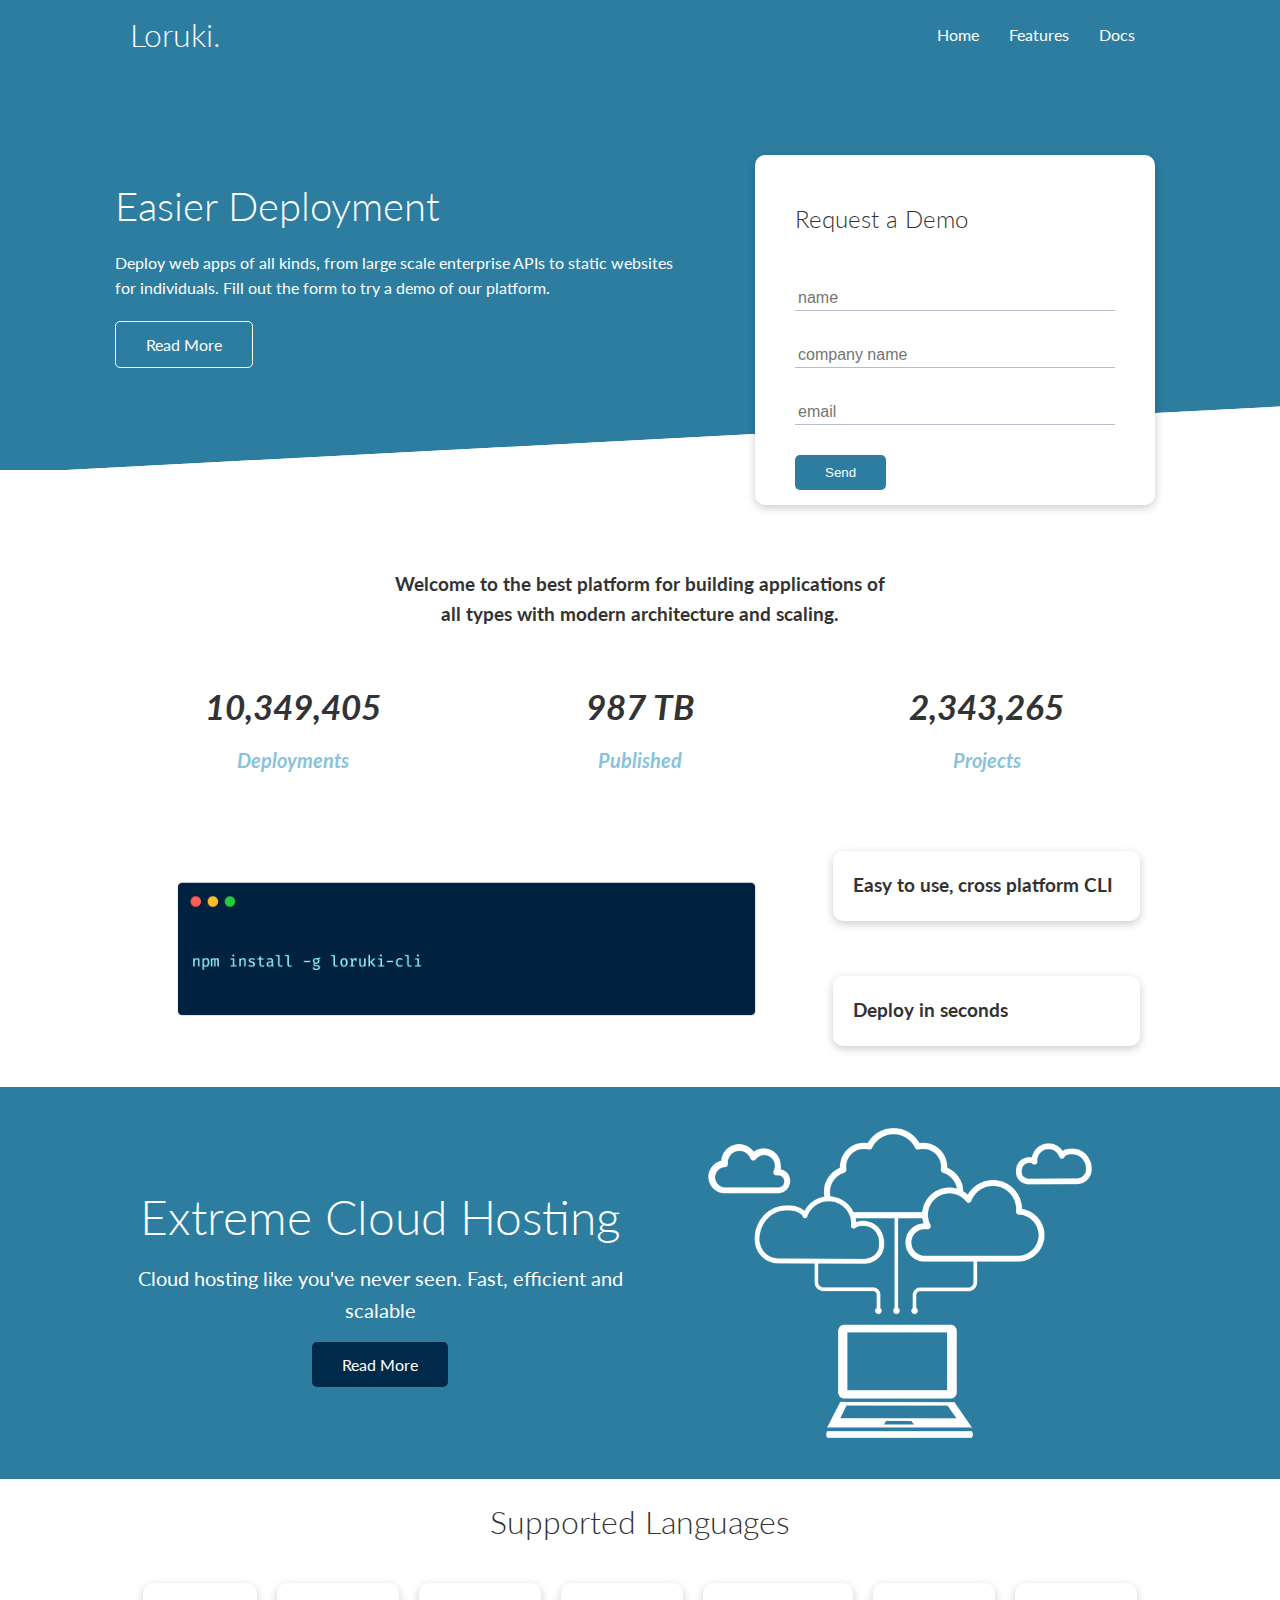
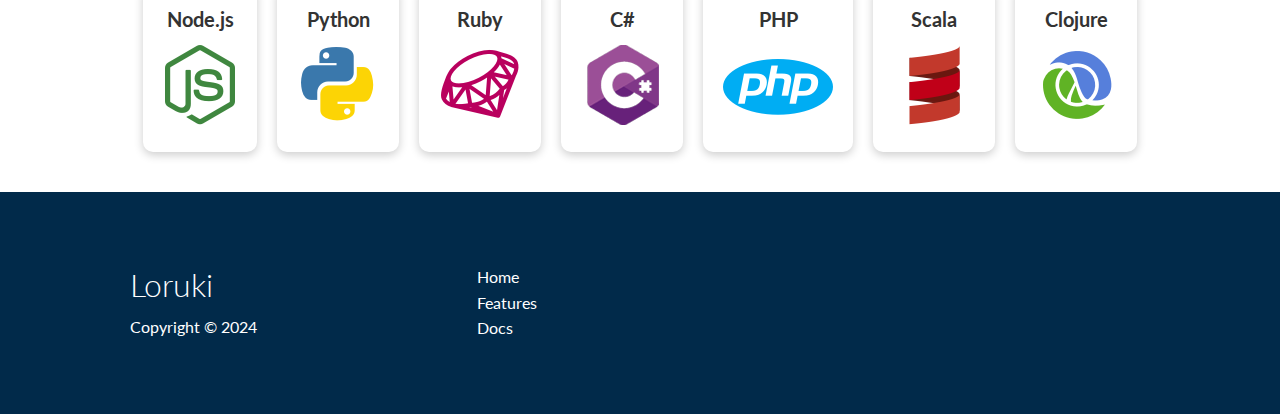
<file: index.html>
<!DOCTYPE html>
<html lang="en">
<head>
    <meta charset="UTF-8">
    <meta name="viewport" content="width=device-width, initial-scale=1.0">
    <link rel="stylesheet" href="https://cdnjs.cloudflare.com/ajax/libs/font-awesome/6.5.1/css/all.min.css" integrity="sha512-DTOQO9RWCH3ppGqcWaEA1BIZOC6xxalwEsw9c2QQeAIftl+Vegovlnee1c9QX4TctnWMn13TZye+giMm8e2LwA==" crossorigin="anonymous" referrerpolicy="no-referrer" />
    <link rel="stylesheet" href="css/utilities.css">
    <link rel="stylesheet" href="css/style.css">

    <title>Loruki | Cloud Hosting</title>
</head>
<body>
    <!-- Navbar -->
    <div class="navbar">
        <div class="container flex">
            <h1 class="logo">Loruki.</h1>
            <nav>
                <ul>
                    <li><a href="index.html">Home</a></li>
                    <li><a href="features.html">Features</a></li>
                    <li><a href="docs.html">Docs</a></li>
                </ul>
            </nav>
        </div>
    </div>
    <!-- Showcase -->
    <section class="showcase">
        <div class="container grid">
            <div class="showcase-text">
                <h1>Easier Deployment</h1>
                <p>Deploy web apps of all kinds, from large scale enterprise APIs to static websites for individuals. Fill out the form to try a demo of our platform.</p>
                <a href="features.html" class="btn btn-outline">Read More</a>
            </div>
            <div class="showcase-form card">
                <h2>Request a Demo</h2>
                <form name="contact" method="POST" netlify-honeypot="bot-field" data-netlify="true">
                    <input type="hidden" name="form-name" value="contact">
                    <p class="hidden">
                        <label>
                          Don’t fill this out if you’re human: <input name="bot-field" />
                        </label>
                    </p>
                    <div class="form-control">
                        <input type="text" name="name" placeholder="name" required>
                    </div>
                    <div class="form-control">
                        <input type="text" name="company" placeholder="company name" required>
                    </div>
                    <div class="form-control">
                        <input type="email" name="email" placeholder="email" required>
                    </div>
                    <input type="submit" value="Send"  class="btn btn-primary">
                </form>
            </div>
        </div>
    </section>

    <!-- Stats -->
    <section class="stats">
        <div class="container">
            <h3 class="stats-heading text-center my-1">
                Welcome to the best platform for building applications of all types with modern architecture and scaling.
            </h3>
            <div class="grid grid-3 text-center my-4">
                <div>
                    <i class="fas fa-server fa-3x">
                        <h3>10,349,405</h3>
                        <p class="text-secondary">Deployments</p>
                    </i>
                </div>
                <div><i class="fas fa-upload fa-3x">
                    <h3>987 TB</h3>
                    <p class="text-secondary">Published</p>
                </i></div>
                <div><i class="fas fa-project-diagram fa-3x">
                    <h3>2,343,265</h3>
                    <p class="text-secondary">Projects</p>
                </i></div>
            </div>
        </div>
    </section>

    <!-- cli -->
    <section class="cli">
    <div class="container grid">
        <img src="images/cli.png" alt="">
        <div class="card">
            <h3>Easy to use, cross platform CLI</h3>
        </div>
        <div class="card">
            <h3>Deploy in seconds</h3>
        </div>
    </div>
</section>

<!-- Cloud -->
<section class="cloud bg-primary my-2 py-2">
    <div class="container grid">
        <div class="text-center">
            <h2 class="lg">Extreme Cloud Hosting</h2>
            <p class="lead my-1">Cloud hosting like you've never seen. Fast, efficient and scalable </p>
            <a href="features.html" class="btn btn-dark">Read More</a>
        </div>
        <img src="images/cloud.png" alt="">
    </div>
</section>

<!-- languages -->
<section class="languages">
    <h2 class="md text-center my-2">
        Supported Languages
    </h2>
    <div class="container flex">
        <div class="card">
            <h4>Node.js</h4>
            <img src="images/logos/node.png" alt="">
        </div>
        <div class="card">
            <h4>Python</h4>
            <img src="images/logos/python.png" alt="">
        </div>
        <div class="card">
            <h4>Ruby</h4>
            <img src="images/logos/ruby.png" alt="">
        </div>
        <div class="card">
            <h4>C#</h4>
            <img src="images/logos/csharp.png" alt="">
        </div>
        <div class="card">
            <h4>PHP</h4>
            <img src="images/logos/php.png" alt="">
        </div>
        <div class="card">
            <h4>Scala</h4>
            <img src="images/logos/scala.png" alt="">
        </div>
        <div class="card">
            <h4>Clojure</h4>
            <img src="images/logos/clojure.png" alt="">
        </div>
    </div>
</section>

<!-- footer -->
<footer class="footer bg-dark py-5">
    <div class="container grid grid-3">
        <div>
            <h1>Loruki</h1>
            <p>Copyright &copy; 2024</p>
        </div>
        <nav>
            <ul>
                <li><a href="index.html">Home</a></li>
                <li><a href="features.html">Features</a></li>
                <li><a href="docs.html">Docs</a></li>
            </ul>
        </nav>
        <div class="social">
            <a href="#"><i class="fab fa-twitter fa-2x"></i></a>
            <a href="#"><i class="fab fa-facebook fa-2x"></i></a>
            <a href="#"><i class="fab fa-instagram fa-2x"></i></a>
            <a href="#"><i class="fab fa-github fa-2x"></i></a>
        </div>
    </div>
</footer>
</body>
</html>
</file>
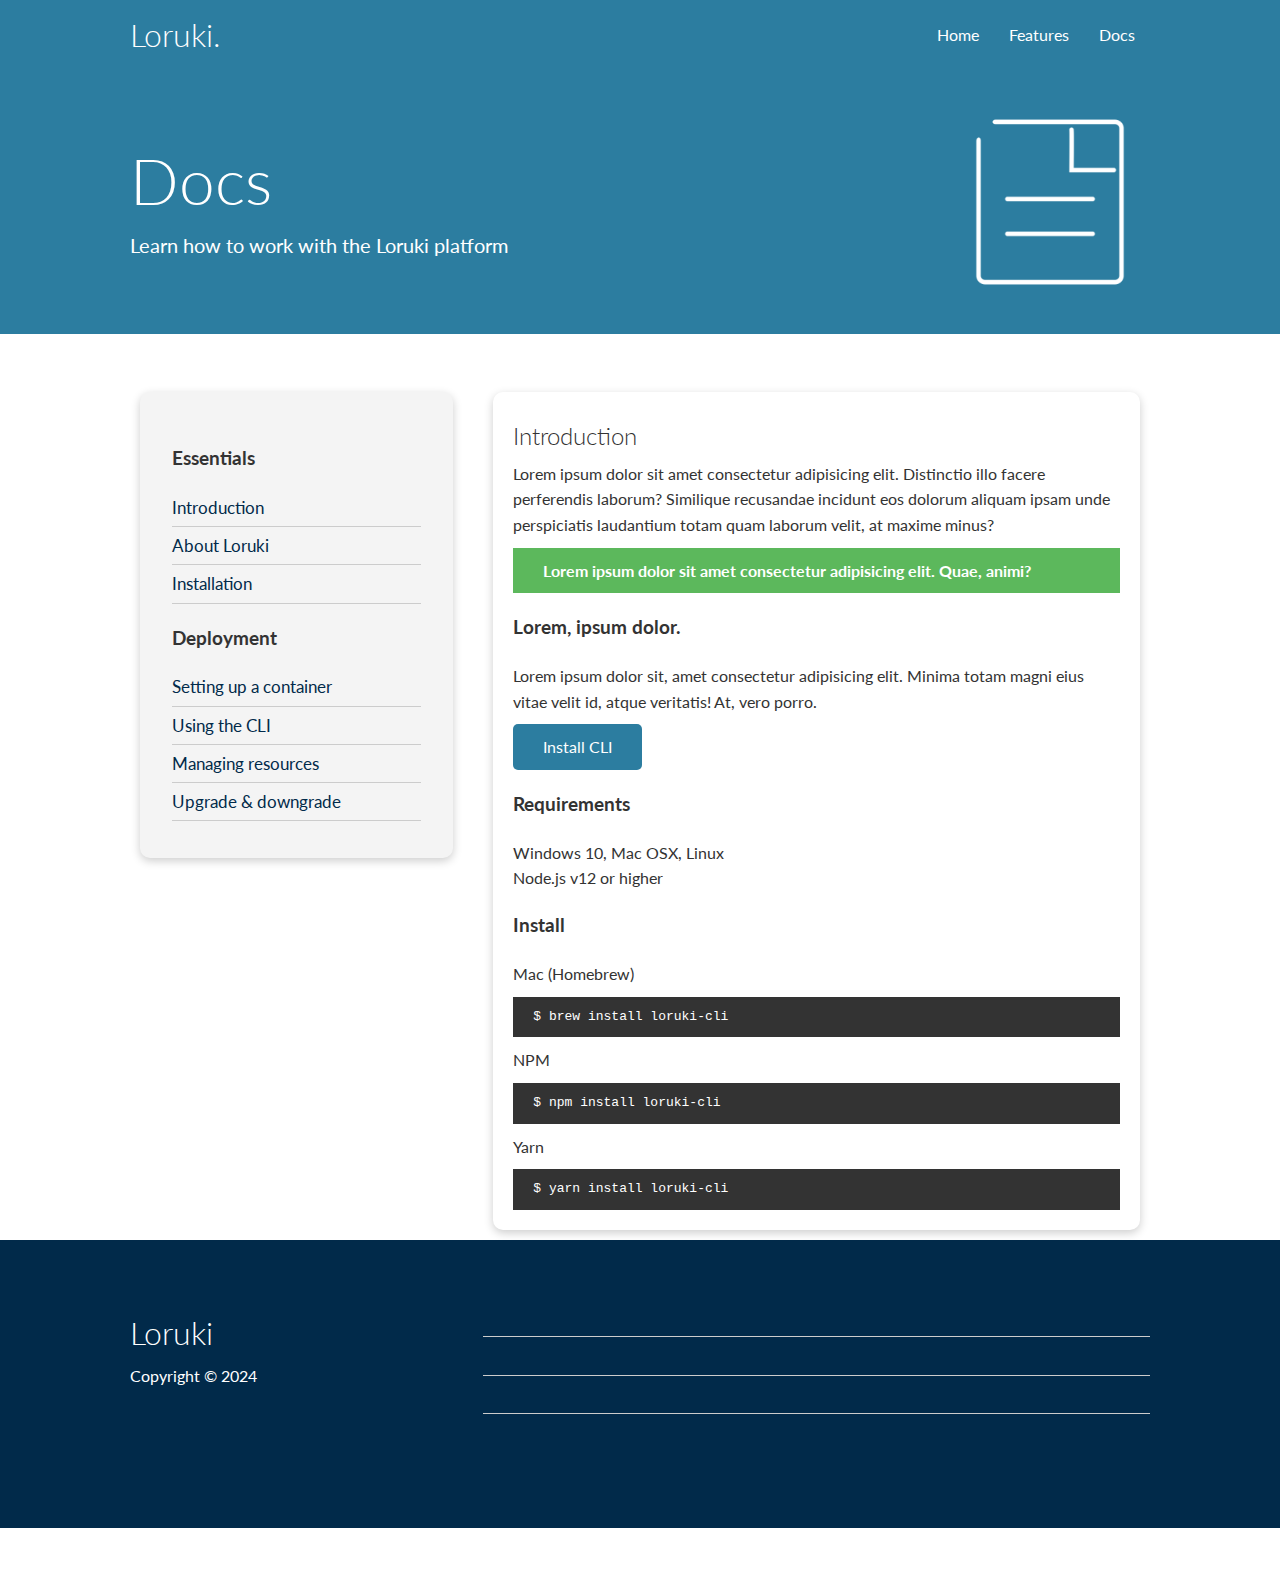
<file: docs.html>
<!DOCTYPE html>
<html lang="en">
<head>
    <meta charset="UTF-8">
    <meta name="viewport" content="width=device-width, initial-scale=1.0">
    <link rel="stylesheet" href="https://cdnjs.cloudflare.com/ajax/libs/font-awesome/6.5.1/css/all.min.css" integrity="sha512-DTOQO9RWCH3ppGqcWaEA1BIZOC6xxalwEsw9c2QQeAIftl+Vegovlnee1c9QX4TctnWMn13TZye+giMm8e2LwA==" crossorigin="anonymous" referrerpolicy="no-referrer" />
    <link rel="stylesheet" href="css/utilities.css">
    <link rel="stylesheet" href="css/style.css">

    <title>Loruki | Cloud Hosting</title>
</head>
<body>
    <!-- Navbar -->
    <div class="navbar">
        <div class="container flex">
            <h1 class="logo">Loruki.</h1>
            <nav>
                <ul>
                    <li><a href="index.html">Home</a></li>
                    <li><a href="features.html">Features</a></li>
                    <li><a href="docs.html">Docs</a></li>
                </ul>
            </nav>
        </div>
    </div>
  <!-- Head -->
  <section class="docs-head bg-primary py-3">
    <div class="container grid">
        <div>
            <h1 class="xl">Docs</h1>
            <p class="lead">
                Learn how to work with the Loruki platform
            </p>
        </div>
        <img src="images/docs.png" alt="">
    </div>
</section>

<!-- Docs main -->
<section class="docs-main my-4">
    <div class="container grid">
        <div class="card bg-light p-3">
            <h3 class="my-2">Essentials</h3>
            <nav>
                <ul>
                    <li><a class="text-primary" href="#">Introduction</a></li>
                    <li><a href="#">About Loruki</a></li>
                    <li><a href="#">Installation</a></li>
                </ul>
            </nav>

            <h3 class="my-2">Deployment</h3>
            <nav>
                <ul>
                    <li><a href="#">Setting up a container</a></li>
                        <li><a href="#">Using the CLI</a></li>
                        <li><a href="#">Managing resources</a></li>
                        <li><a href="#">Upgrade & downgrade</a></li>
                </ul>
            </nav>
        </div>
        <div class="card">
            <h2>Introduction</h2>
            <p>Lorem ipsum dolor sit amet consectetur adipisicing elit. Distinctio illo facere perferendis laborum? Similique recusandae incidunt eos dolorum aliquam ipsam unde perspiciatis laudantium totam quam laborum velit, at maxime minus?</p>

            <div class="alert alert-success">
                <i class="fas fa-info"></i> Lorem ipsum dolor sit amet consectetur adipisicing elit. Quae, animi?
            </div>

            <h3>Lorem, ipsum dolor.</h3>
            <p>Lorem ipsum dolor sit, amet consectetur adipisicing elit. Minima totam magni eius vitae velit id, atque veritatis! At, vero porro.</p>
            <a href="#" class="btn btn-primary">Install CLI</a>

            <h3>Requirements</h3>
            <ul>
                <li>Windows 10, Mac OSX, Linux</li>
                <li>Node.js v12 or higher</li>
            </ul>

            <h3>Install</h3>
            <p>Mac (Homebrew)</p>
            <pre><code>$ brew install loruki-cli</code></pre>
            <p>NPM</p>
            <pre><code>$ npm install loruki-cli</code></pre>
            <p>Yarn</p>
            <pre><code>$ yarn install loruki-cli</code></pre>

        </div>
    </div>
</div>
<!-- footer -->
<footer class="footer bg-dark py-5">
    <div class="container grid grid-3">
        <div>
            <h1>Loruki</h1>
            <p>Copyright &copy; 2024</p>
        </div>
        <nav>
            <ul>
                <li><a href="index.html">Home</a></li>
                <li><a href="features.html">Features</a></li>
                <li><a href="docs.html">Docs</a></li>
            </ul>
        </nav>
        <div class="social">
            <a href="#"><i class="fab fa-twitter fa-2x"></i></a>
            <a href="#"><i class="fab fa-facebook fa-2x"></i></a>
            <a href="#"><i class="fab fa-instagram fa-2x"></i></a>
            <a href="#"><i class="fab fa-github fa-2x"></i></a>
        </div>
    </div>
</footer>
</body>
</html>
</file>
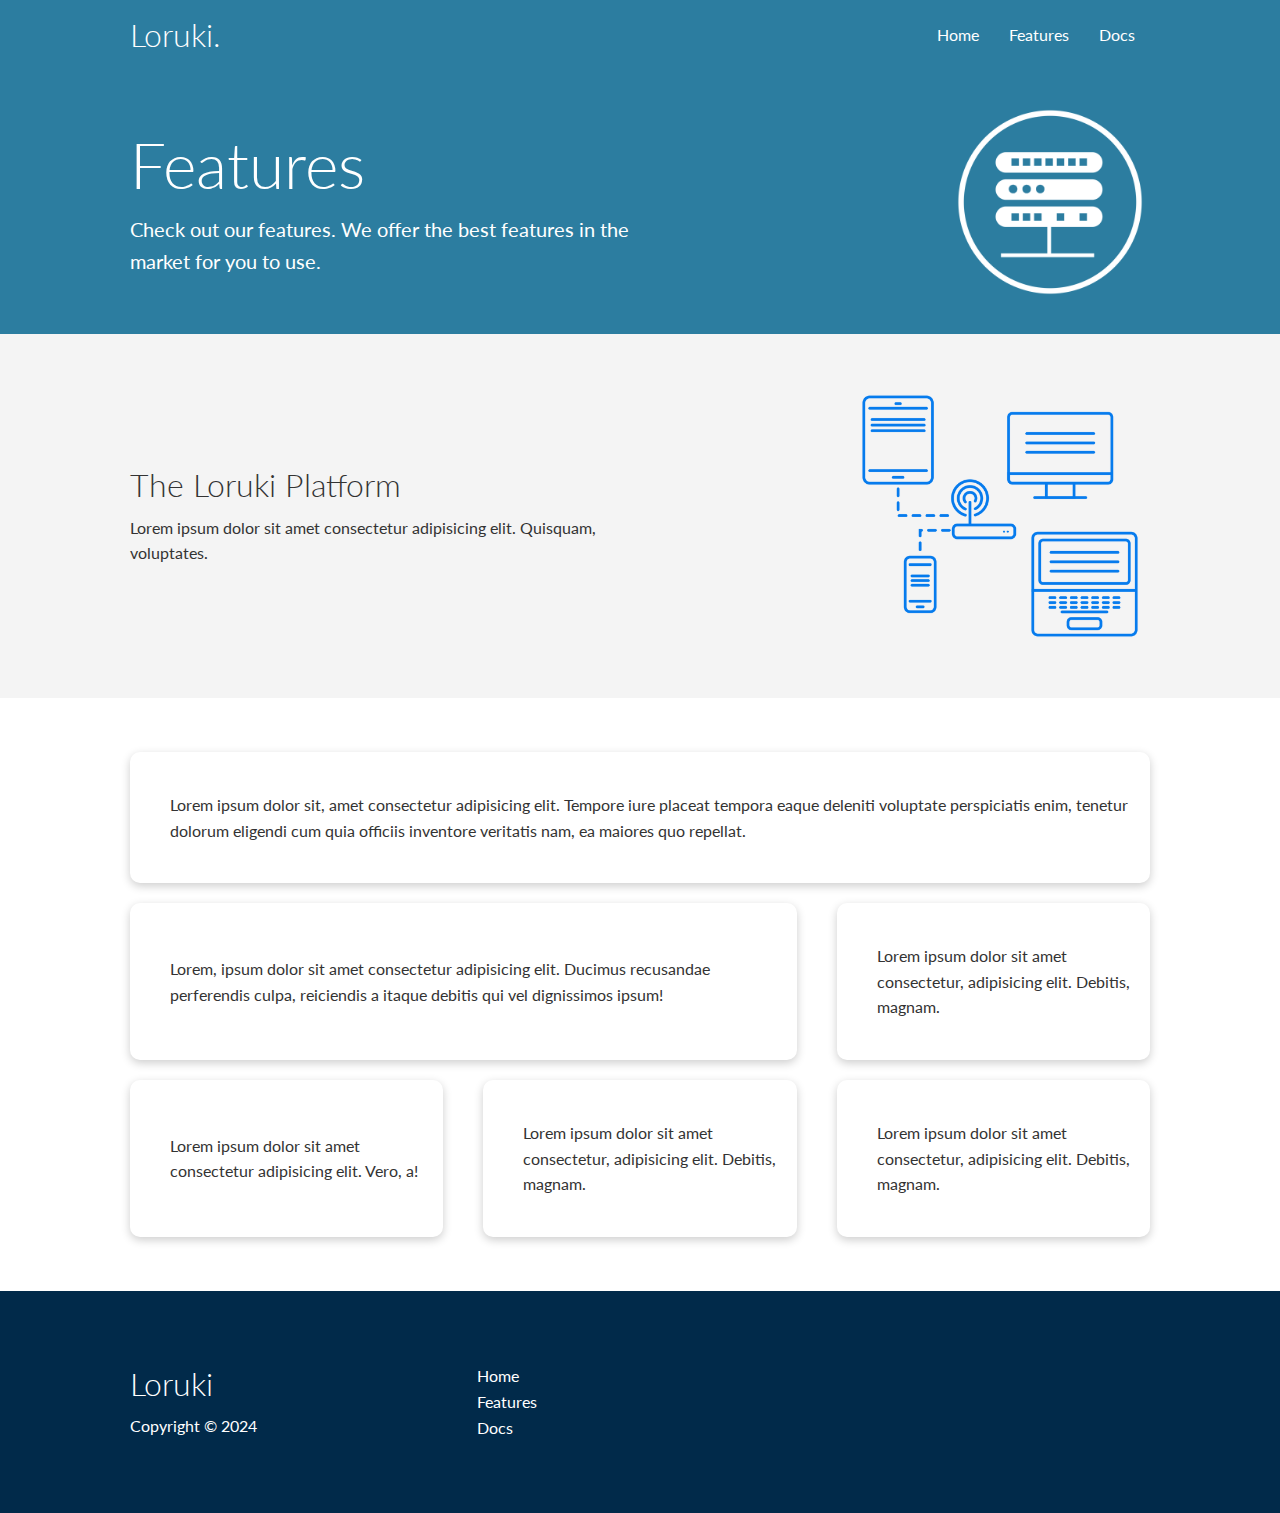
<file: features.html>
<!DOCTYPE html>
<html lang="en">
<head>
    <meta charset="UTF-8">
    <meta name="viewport" content="width=device-width, initial-scale=1.0">
    <link rel="stylesheet" href="https://cdnjs.cloudflare.com/ajax/libs/font-awesome/6.5.1/css/all.min.css" integrity="sha512-DTOQO9RWCH3ppGqcWaEA1BIZOC6xxalwEsw9c2QQeAIftl+Vegovlnee1c9QX4TctnWMn13TZye+giMm8e2LwA==" crossorigin="anonymous" referrerpolicy="no-referrer" />
    <link rel="stylesheet" href="css/utilities.css">
    <link rel="stylesheet" href="css/style.css">

    <title>Loruki | Cloud Hosting</title>
</head>
<body>
    <!-- Navbar -->
    <div class="navbar">
        <div class="container flex">
            <h1 class="logo">Loruki.</h1>
            <nav>
                <ul>
                    <li><a href="index.html">Home</a></li>
                    <li><a href="features.html">Features</a></li>
                    <li><a href="docs.html">Docs</a></li>
                </ul>
            </nav>
        </div>
    </div>
    
<!-- head  -->
<section class="features-head bg-primary py-3">
    <div class="container grid">
        <div>
            <h1 class="xl">Features</h1>
            <p class="lead">
                Check out our features. We offer the best features in the market for you to use.
            </p>
        </div>
        <img src="images/server.png" alt="">
    </div>
</section>

<!-- sub-head -->
<section class="section features-sub-head bg-light py-3">
    <div class="container grid">
        <div>
            <h1 class="md">The Loruki Platform</h1>
            <p >
                Lorem ipsum dolor sit amet consectetur adipisicing elit. Quisquam, voluptates.
            </p>
        </div>
        <img src="images/server2.png" alt="">
    </div>
</section>
<section class="features-main my-2">
    <div class="container grid grid-3">
        <div class="card flex">
            <i class="fas fa-server fa-3x"></i>
            <p>
                Lorem ipsum dolor sit, amet consectetur adipisicing elit. Tempore iure placeat tempora eaque deleniti voluptate perspiciatis enim, tenetur dolorum eligendi cum quia officiis inventore veritatis nam, ea maiores quo repellat.
            </p>
        </div>
        <div class="card flex">
            <i class="fas fa-network-wired fa-3x"></i>
            <p>
                Lorem, ipsum dolor sit amet consectetur adipisicing elit. Ducimus
                recusandae perferendis culpa, reiciendis a itaque debitis qui vel
                dignissimos ipsum!
            </p>
        </div>
        <div class="card flex">
            <i class="fas fa-laptop-code fa-3x"></i>
            <p>
                Lorem ipsum dolor sit amet consectetur, adipisicing elit. Debitis,
                magnam.
            </p>
        </div>
        <div class="card flex">
            <i class="fas fa-database fa-3x"></i>
            <p>
                Lorem ipsum dolor sit amet consectetur adipisicing elit. Vero, a!
            </p>
        </div>
        <div class="card flex">
            <i class="fas fa-power-off fa-3x"></i>
            <p>
                Lorem ipsum dolor sit amet consectetur, adipisicing elit. Debitis,
                magnam.
            </p>
        </div>
        <div class="card flex">
            <i class="fas fa-upload fa-3x"></i>
            <p>
                Lorem ipsum dolor sit amet consectetur, adipisicing elit. Debitis,
                magnam.
            </p>
        </div>
        </div>
</section>

<!-- footer -->
<footer class="footer bg-dark py-5">
    <div class="container grid grid-3">
        <div>
            <h1>Loruki</h1>
            <p>Copyright &copy; 2024</p>
        </div>
        <nav>
            <ul>
                <li><a href="index.html">Home</a></li>
                <li><a href="features.html">Features</a></li>
                <li><a href="docs.html">Docs</a></li>
            </ul>
        </nav>
        <div class="social">
            <a href="#"><i class="fab fa-twitter fa-2x"></i></a>
            <a href="#"><i class="fab fa-facebook fa-2x"></i></a>
            <a href="#"><i class="fab fa-instagram fa-2x"></i></a>
            <a href="#"><i class="fab fa-github fa-2x"></i></a>
        </div>
    </div>
</footer>
</body>
</html>
</file>
<file: css/utilities.css>
.container {
    max-width: 1100px;
    margin: 0 auto;
    overflow: auto; /*fix h1 top margin*/
    padding: 0 40px;
  }

  .card {
    background-color: #fff;
    border-radius: 10px;
    box-shadow: 0 3px 10px rgba(0, 0, 0, 0.2);
    padding: 20px;
    margin: 10px;
    color: #333;
  }

  .btn {
    display: inline-block;
    padding: 10px 30px;
    cursor: pointer;
    background-color: var(--primary-color);
    color: #fff;
    border: none;
    border-radius: 5px;
  }
  
  .btn-outline {
    background-color: transparent;
    border: 1px solid white;
  }
  
  .btn:hover {
    transform: scale(0.98);
  }

/* background and coloured btn */

.bg-primary, .btn-primary {
    background-color: var(--primary-color);
    color: #fff;
}

.bg-secondary, .btn-secondary {
    background-color: var(--secondary-color);
    color: #fff;
}

.bg-light, .btn-light {
    background-color: #f4f4f4;
    color: #333;
}

.bg-dark, .btn-dark {
    background-color: var(--dark-color);
    color: #fff;
}

.bg-primary a , 
.btn-primary a,
.bg-secondary a,
.btn-secondary a,
.bg-light a,
.btn-light a,
.bg-dark a,
.btn-dark a {
    color: #fff;
}

/* text sizes */
.lead {
    font-size: 20px;
}

.sm {
    font-size: 1rem;
}

.md {
    font-size: 2rem;
}

.lg {
    font-size: 3rem;
}

.xl {
    font-size: 4rem;
}

  .text-center {
    text-align: center;
  }

/* text-colors */
.text-primary {
    color: var(--primary-color);
    /* color: #fff; */
}

.text-secondary {
    color: var(--secondary-color);
    /* color: #fff; */
}

.text-light {
    color: #f4f4f4;
    /* color: #333; */
}

.text-dark {
    color: var(--dark-color);
    /* color: #fff; */
}

/* alert */
.alert {
    background-color: var(--light-color);
    padding: 10px 20px;
    font-weight: bold;
    margin: 10px 0;
    /* border-radius: 5px; */
}

.alert i {
    margin-right: 10px;}

.alert-success {
    background-color: var(--success-color);
    color: #fff;
}

.alert-error {
    background-color: var(--error-color);
    color: #fff;
}

  .flex {
    display: flex;
    justify-content: center;
    align-items: center;
    height: 100%;
  }
  
  .grid {
    display: grid;
    grid-template-columns: repeat(2, 1fr);
    gap: 20px;
    justify-content: center;
    align-items: center;
    height: 100%;
  }
  
  .grid-3 {
    grid-template-columns: repeat(3, 1fr);
  }
/* margin */
.my-1 {
    margin: 1rem 0;
}

.my-2 {
    margin: 1.5rem 0;
}

.my-3 {
    margin: 2rem 0;
}

.my-4 {
    margin: 3rem 0;
}

.my-5 {
    margin: 4rem 0;
}

.m-1 {
    margin: 1rem;
}

.m-2 {
    margin: 1.5rem;
}

.m-3 {
    margin: 2rem;
}

.m-4 {
    margin: 3rem;
}

.m-5 {
    margin: 4rem;
}

/* padding */
.py-1 {
    padding: 1rem 0;
}

.py-2 {
    padding: 1.5rem 0;
}

.py-3 {
    padding: 2rem 0;
}

.py-4 {
    padding: 3rem 0;
}

.py-5 {
    padding: 4rem 0;
}

.p-1 {
    padding: 1rem;
}

.p-2 {
    padding: 1.5rem;
}

.p-3 {
    padding: 2rem;
}

.p-4 {
    padding: 3rem;
}

.p-5 {
    padding: 4rem;
}
</file>
<file: css/style.css>
@import url('https://fonts.googleapis.com/css2?family=Lato:wght@300&display=swap');

:root {
  --primary-color: #2c7da0;
  --secondary-color: #89c2d9;
  --dark-color: #012a4a;
  --light-color: #f4f4f4;
  --success-color: #5cb85c;
  --error-color: #d9534f;
}

* {
  margin: 0;
  padding: 0;
  box-sizing: border-box;
}

body {
  font-family: 'Lato', sans-serif;
  line-height: 1.6;
  color: #333;
}

ul {
  list-style-type: none;
}

a {
  text-decoration: none;
  color: #333;
}

h1, h2 {
  font-weight: 300;
  line-height: 1.2;
  margin-block: 10px;
}

p {
  margin-block: 10px;
}

img {
  width: 100%;  /*keep images from overflowing their containers*/
}

code , pre {
  background-color: #333;
  color: #fff;
  padding: 10px;
}

.hidden {
  visibility: hidden;
  height: 0;
}

/* navbar */

.navbar {
  background-color: var(--primary-color);
  height: 70px;
  color: #fff;
}

.navbar ul {
  display: flex;
}

.navbar a {
  color: #fff;
  padding: 10px;
  margin: 0 5px;
}

.navbar a:hover {
  border-bottom: 2px solid #fff;
}

.navbar .flex {
  justify-content: space-between;
}

/* showcase */

.showcase {
  background-color: var(--primary-color);
  height: 400px;
  color: #fff;
  position: relative; /*to position something absolute over it*/
}

.showcase h1 {
  font-size: 40px;
}

.showcase p {
  margin: 20px 0;
}

.showcase .grid {
  grid-template-columns: 55% 45%;
  gap: 30px;
  overflow: visible; /*to show the form outside the grid or make the scrollbar go away*/
}

.showcase-text {
  animation: slideInFromLeft 1s ease-in;
}

.showcase-form {
  position: relative; /*to use top*/
  top: 60px;
  height: 350px;
  width: 400px;
  padding: 40px;
  z-index: 100; /*to be on top of the showcase*/
  justify-self: flex-end;
  animation: slideInFromRight 1s ease-in;
}

/* form control wraps the inputs */
.showcase-form .form-control {
  margin: 30px 0;
}

.showcase-form input[type="text"],
.showcase-form input[type="email"] {
  border: 0;
  border-bottom: 1px solid #b4becb;
  width: 100%; /*to fill the width of the parent*/
  padding: 3px;
  font-size: 16px;
}

.showcase-form input:focus {
  outline: none;
}

.showcase::before,
.showcase::after {
  content: '';
  position: absolute;
  height: 100px;
  bottom: -70px;
  right: 0;
  left: 0;
  background-color: #fff;
  transform: skewY(-3deg);
  -webkit-transform: skewY(-3deg); /*for safari and chrome*/
  -moz-transform: skewY(-3deg);
  -ms-transform: skewY(-3deg);
}

/* stats */
.stats {
  padding-top: 100px;
  animation: slideInFromBottom 1s ease-in;
}

.stats-heading {
  max-width: 500px;
  margin:  auto;
}

.stats .grid h3 {
  font-size: 35px;
}

.stats .grid p {
  font-size: 20px;
  font-weight: bold;
}

/* cli */
.cli .grid {
  grid-template-columns: repeat(3, 1fr);
  grid-template-rows: repeat(2, 1fr);
}

.cli .grid > *:first-child { /*anything that is the first child so img*/
  grid-column: 1 / span 2; /*span 2 columns*/
  grid-row: 1 / span 2; /*span 2 rows*/
}

/* cloud */

.grid .cloud {
  grid-template-columns: 4fr 3fr;
}

/* languages */
.languages .flex {
  flex-wrap: wrap;
}
.languages .card {
  text-align: center;
  margin: 18px 10px 40px;
  transition: transform 0.2s ease-in-out;
}
.languages .card h4 {
  font-size: 20px;
  margin-bottom: 10px;
}
.languages .card:hover{
  transform: translateY(-15px);
}

/* features */
.features-head img{
  width: 200px;
  justify-self: flex-end;
}

.features-sub-head img {
  width: 300px;
  justify-self: flex-end;
}

.features-main .card > i{
  margin-right: 20px;
}

.features-main .grid {
  padding: 30px;
}

.features-main .grid > *:first-child {
  grid-column: 1 / span 3;
}

.features-main .grid > *:nth-child(2) {
  grid-column: 1 / span 2;
}

/* docs */
.docs-head img{
  width: 200px;
  justify-self: flex-end;
}

.docs-main h3 {
  margin: 20px 0;

}

.docs-main .grid {
  grid-template-columns: 1fr 2fr;
  align-items: flex-start;
}

.docs-main nav li {
  font-size: 17px;
  padding-bottom: 5px;
  margin-bottom: 5px;
  border-bottom: 1px solid #ccc;
}

.docs-main nav a {
  color: var(--dark-color)
}

/* footer */
.footer .social a {
  margin: 0 10px;
}

/* animations */
@keyframes slideInFromLeft {
  0% {
    transform: translateX(-100%);
  }

  100% {
    transform: translateX(0);
  }

}

@keyframes slideInFromRight {
  0% {
    transform: translateX(100%);
  }

  100% {
    transform: translateX(0);
  }

}

@keyframes slideInFromBottom {
  0% {
    transform: translateY(100%);
  }

  100% {
    transform: translateY(0);
  }

}

@keyframes slideInFromTop {
  0% {
    transform: translateY(-100%);
  }

  100% {
    transform: translateY(0);
  }

}

/* media queries */

/* tablet and under */
@media (max-width: 768px) {
  .grid,
  .showcase .grid,
  .cloud .grid,
  .stats .grid,
  .cli .grid,
  .features-main .grid,
  .docs-main .grid {
    grid-template-columns: 1fr;
    grid-template-rows: 1fr;
  }

  .showcase {
    height: auto;
  }

  .showcase-form {
    justify-self: center;
    margin: auto;
    animation: slideInFromBottom 1s ease-in;
  }

  .showcase-text {
    text-align: center;
    margin-top: 40px;
    animation: slideInFromTop 1s ease-in;
  }

  .cli .grid > *:first-child { /*anything that is the first child so img*/
    grid-column: 1; /*span 2 columns*/
    grid-row: 1; /*span 2 rows*/
  }

  .features-head,
  .features-sub-head,
  .docs-head {
    text-align: center;
  }

  .features-head img,
  .features-sub-head img,
  .docs-head img {
    justify-self: center;
  }

  .features-main .grid > *:first-child,
  .features-main .grid > *:nth-child(2){
    grid-column: 1;
  }


}

/* mobile */
@media (max-width: 500px) {
  .navbar {
    height: 110px;
  }
  .navbar .flex {
    flex-direction: column;
  }
  .navbar ul {
    padding: 10px;
    background-color: rgba(0, 0, 0, 0.1);
  }
}
</file>
